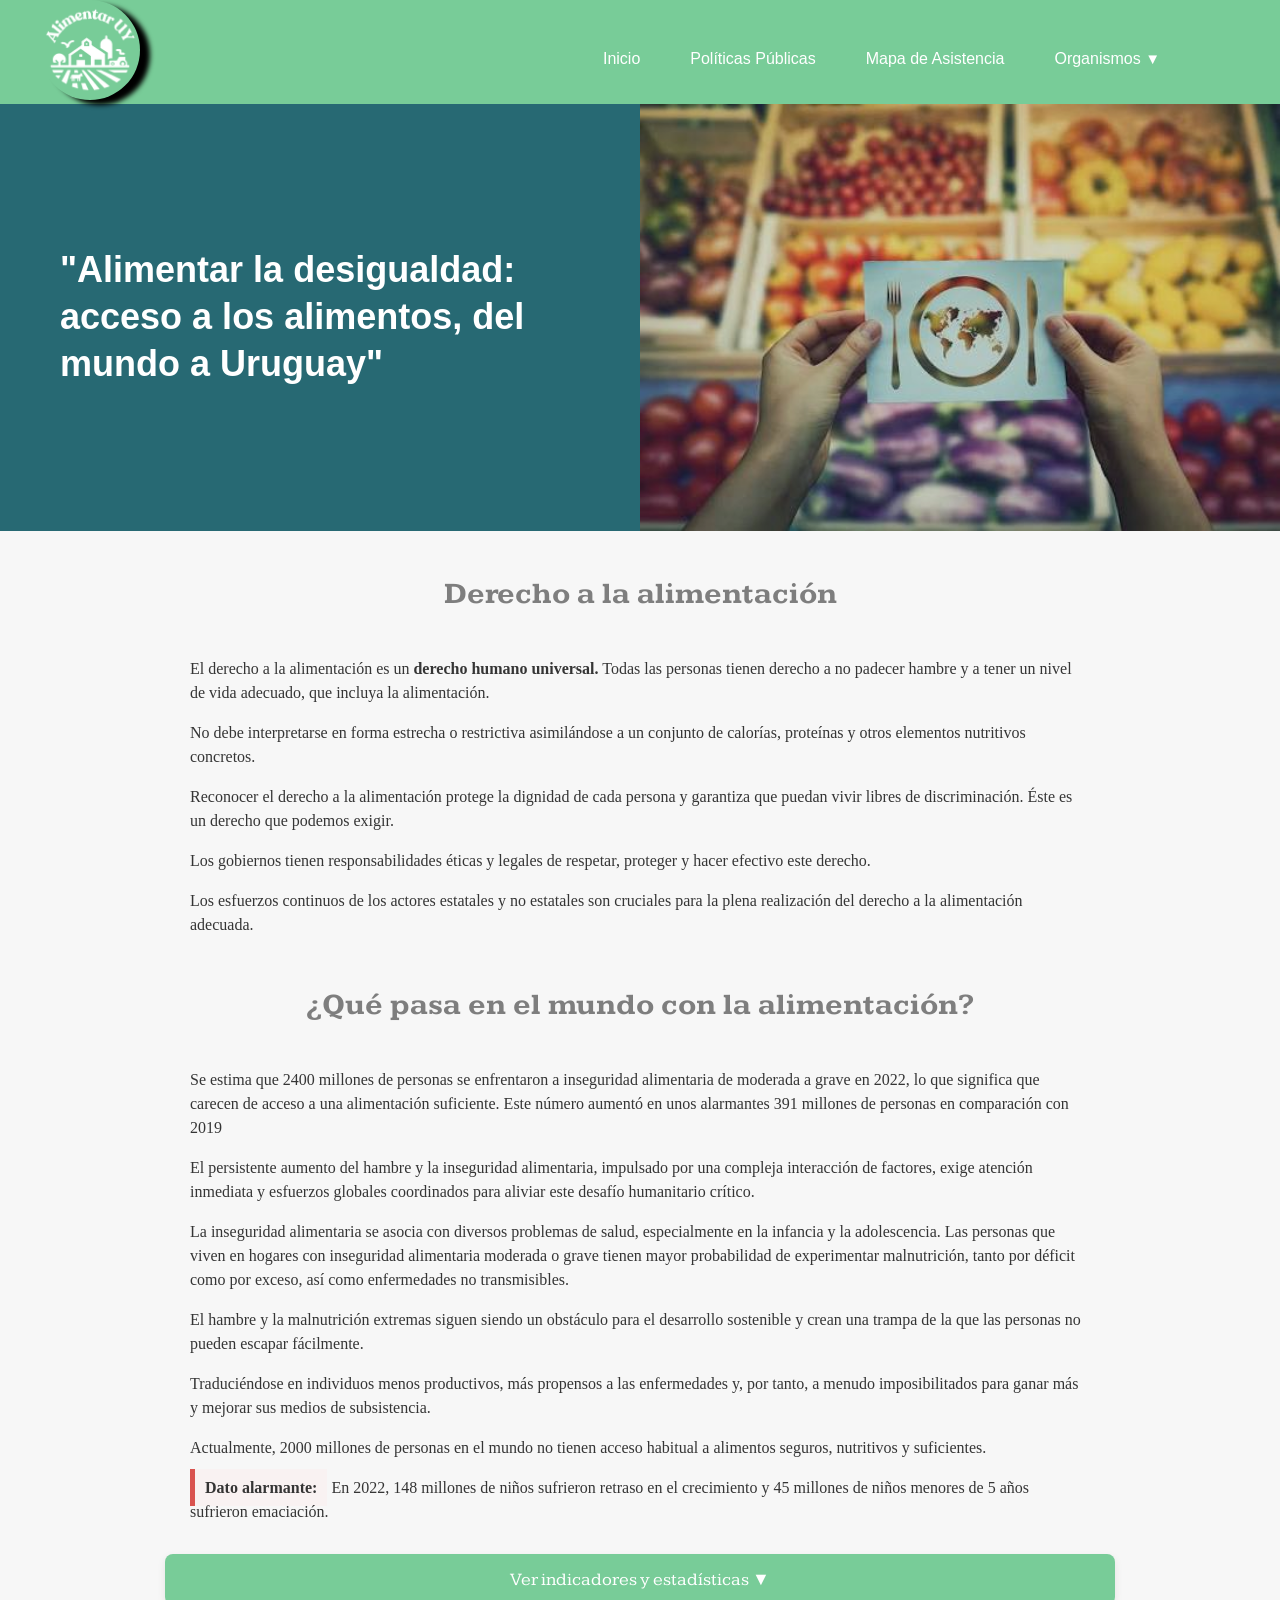
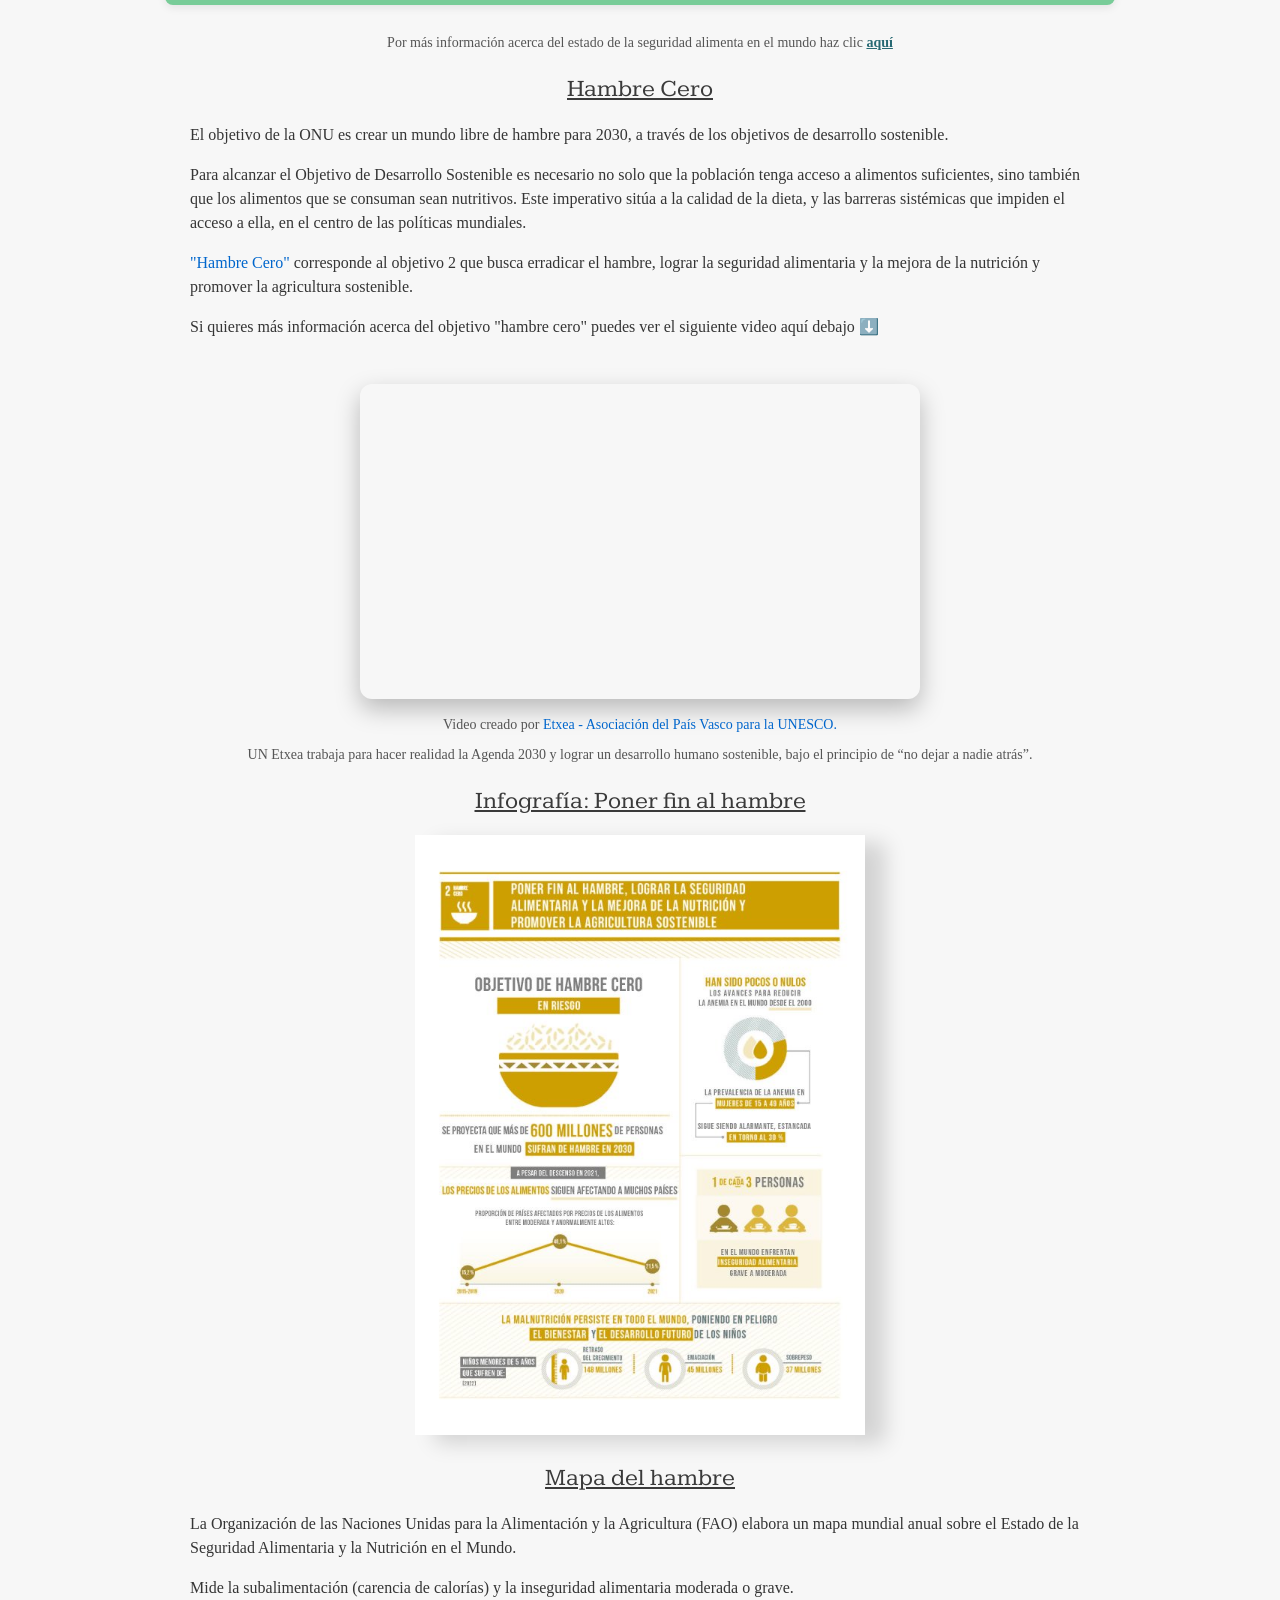
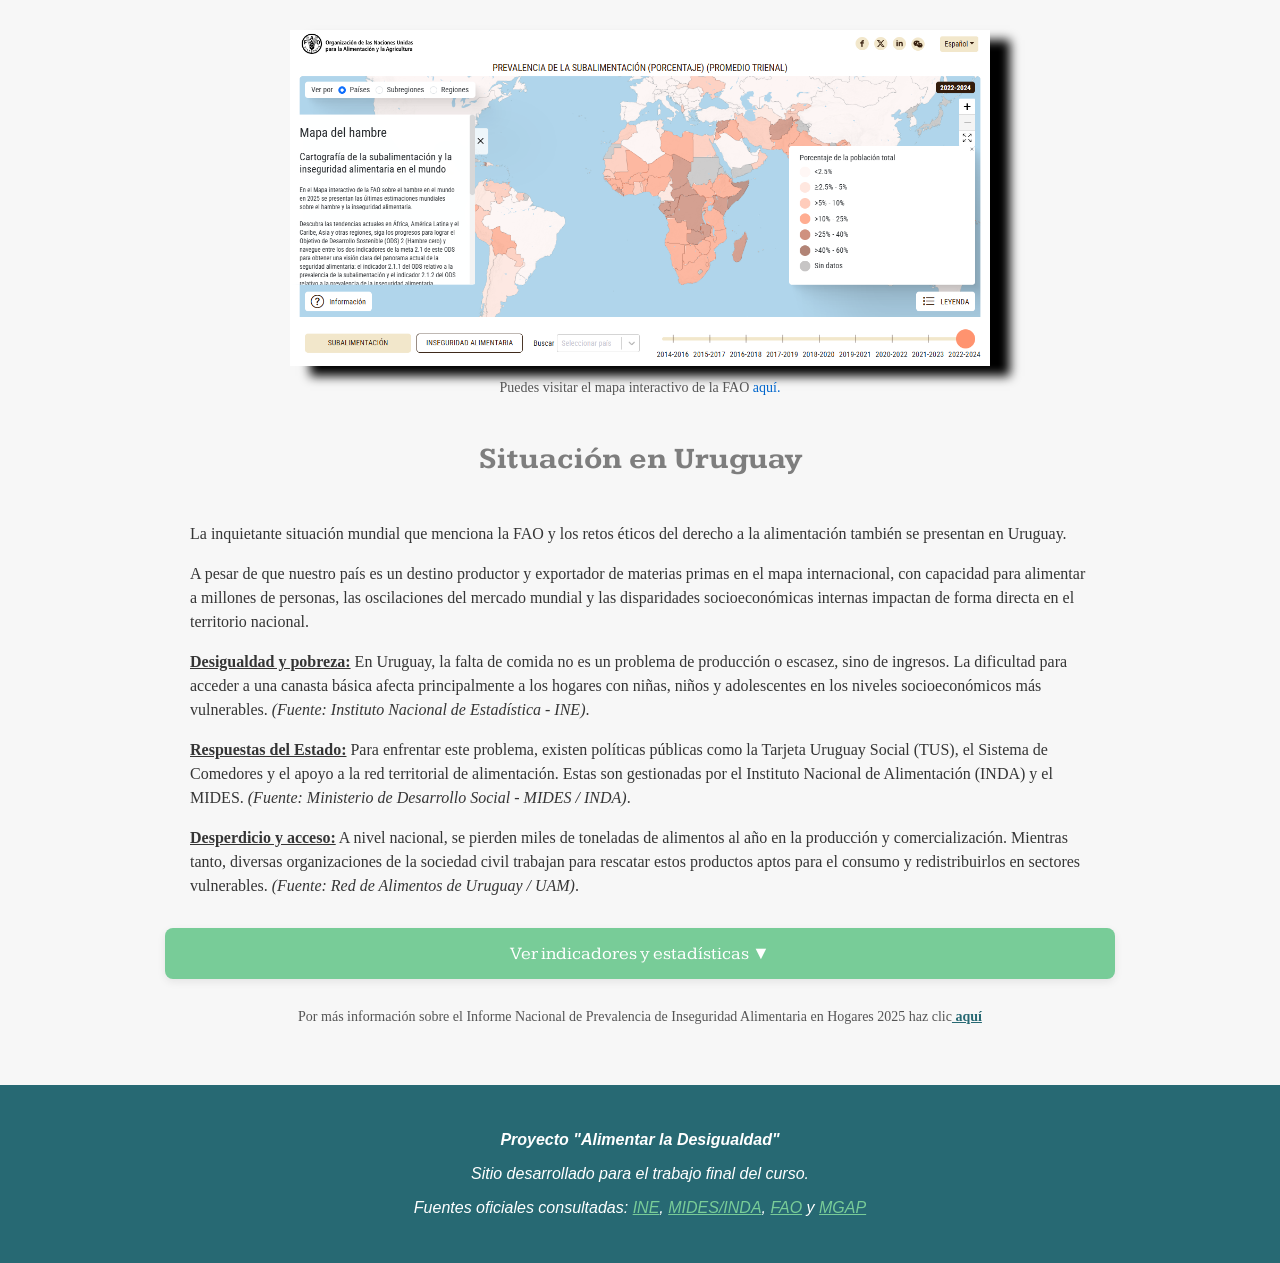
<file: index.html>
<!DOCTYPE html>
<html lang="es">
<head>
    <meta charset="UTF-8">
    <meta name="viewport" content="width=device-width, initial-scale=1.0">
    <title>Alimentar la desigualdad: acceso a los alimentos, del mundo a Uruguay</title>
    <link rel="stylesheet" href="style.css">
    <script src="script.js" defer></script>

</head>
<body> 
                        <!--BARRA DE MENU y LOGO DE LA PÁGINA-->
    <header> 
        <div>
        <img src="Imagenes/Alimentar-UY.png" alt="Logo de acceso"> 
        </div>
      <nav class="nav">
    <ul>
        <li><a href="index.html" id="btn-inicio">Inicio</a></li>
        <li><a href="politicas.html" id="btn-politicas">Políticas Públicas</a></li>
       
      
        <li class="menu-mapa">
            <a href="mapa.html" id="btn-mapa">Mapa de Asistencia</a>
        </li>
     <li class="menu">
            <a id="btn-organismos" href="#" aria-expanded="false">Organismos
            <span class="boton-desplegar-org">▼</span>
            </a>
            
    <ul class="submenu" id="submenu-organismos">
        <li><a href="https://www.fao.org/home/es" target="_blank" rel="noopener noreferrer">FAO</a></li>
        <li><a href="https://www.who.int/es" target="_blank" rel="noopener noreferrer">OMS</a></li>
        <li><a href="https://www.gub.uy/ministerio-desarrollo-social/" target="_blank" rel="noopener noreferrer">MIDES</a></li>
        <li><a href="https://www.gub.uy/ministerio-ganaderia-agricultura-pesca/" target="_blank" rel="noopener noreferrer">MGAP</a></li>
    </ul> 
       </li>
        </ul>
    </nav>
    </header>

                        <!--TITULO DE LA PÁGINA E IMAGEN PRINCIPAL-->
    <div class="titulos" id="inicio"> 
    <div class="titulo-principal">
    <h1>"Alimentar la desigualdad: <br> acceso a los alimentos, del mundo a Uruguay"</h1>
    </div>
    <div class="img-principal"><img src="Imagenes/Acceso.jpg" alt="Manos sosteniendo papel representativo de un contexto comunitario"></div>
    </div>
                        <!--CONTENIDO DE LA PÁGINA-->
   <main class="contenido-principal">

                          
    <!--DERECHO A LA ALIMENTACION-->
<section class="seccion-derecho">
    <div class="titulo-derechoalimentacion">
        <h2>Derecho a la alimentación</h2>
    </div>
    <div class="descripcion-derecho">
        <p>El derecho a la alimentación es un <strong>derecho humano universal.</strong> Todas las personas tienen derecho a no padecer hambre y a tener un nivel de vida adecuado, que incluya la alimentación.</p>
        <p>No debe interpretarse en forma estrecha o restrictiva asimilándose a un conjunto de calorías, proteínas y otros elementos nutritivos concretos.</p>
        <p>Reconocer el derecho a la alimentación protege la dignidad de cada persona y garantiza que puedan vivir libres de discriminación. Éste es un derecho que podemos exigir.</p> 
        <p>Los gobiernos tienen responsabilidades éticas y legales de respetar, proteger y hacer efectivo este derecho.</p>
        <p>Los esfuerzos continuos de los actores estatales y no estatales son cruciales para la plena realización del derecho a la alimentación adecuada.</p>
    </div>
</section>

<!--CONTENIDO SOBRE EL MUNDO Y LA ALIMENTACION-->
<section class="seccion-contexto">
    <div class="titulo-contexto">
        <h2>¿Qué pasa en el mundo con la alimentación?</h2>
    </div>
    <div class="descripcion-mundial">
        <p>Se estima que 2400 millones de personas se enfrentaron a inseguridad alimentaria de moderada a grave en 2022, lo que significa que carecen de acceso a una alimentación suficiente. Este número aumentó en unos alarmantes 391 millones de personas en comparación con 2019</p>
        <p>El persistente aumento del hambre y la inseguridad alimentaria, impulsado por una compleja interacción de factores, exige atención inmediata y esfuerzos globales coordinados para aliviar este desafío humanitario crítico.</p>
        <p>La inseguridad alimentaria se asocia con diversos problemas de salud, especialmente en la infancia y la adolescencia.
           Las personas que viven en hogares con inseguridad alimentaria moderada o grave tienen mayor probabilidad de experimentar malnutrición, tanto por
           déficit como por exceso, así como enfermedades no transmisibles.</p>
        <p>El hambre y la malnutrición extremas siguen siendo un obstáculo para el desarrollo sostenible y crean una trampa de la que las personas no pueden escapar fácilmente.</p>
        <p>Traduciéndose en individuos menos productivos, más propensos a las enfermedades y, por tanto, a menudo imposibilitados para ganar más y mejorar sus medios de subsistencia.</p>
        <p>Actualmente, 2000 millones de personas en el mundo no tienen acceso habitual a alimentos seguros, nutritivos y suficientes.</p> 
        <p><strong>Dato alarmante:</strong> En 2022, 148 millones de niños sufrieron retraso en el crecimiento y 45 millones de niños menores de 5 años sufrieron emaciación.</p>
    </div>
</section>

<!--INDICADORES Y ESTADISTICAS A NIVEL GLOBAL-->

<details class="desplegable-estadisticas">
    
    <summary class="boton-desplegar">
        Ver indicadores y estadísticas <span>▼</span>
    </summary>

<!--TARJETA 1-->
<section class="estadisticas-mundial">
    
    <div class="tarjeta-estadisticas">
            
        <div class="tarjeta-titulo">
            <span class="fuente-organismo">FAO/ONU</span>
            <h3>Proyección 2030</h3>
        </div>
            
        <div class="tarjeta-descripcion">
            <p>A pesar de la mejora sostenida y gradual registrada en los últimos años, el hambre y la inseguridad alimentaria en el 
               mundo siguen estando muy por encima de las metas establecidas en la Agenda 2030 para el Desarrollo Sostenible.</p>
            <p>Está previsto que, para 2030, el número de personas subalimentadas en todo el mundo disminuya un 20 %, pero aun así se prevé que entre <span class="info-destacada">510 y 520 millones de personas</span> 
               (el 56 % de ellas en África) padecerán hambre.</p>
            <p>Se calcula que, en 2022, 45 millones de niños menores de 5 años sufrían desnutrición aguda, 148 millones tenían retrasos en el crecimiento y 37 millones, sobrepeso.</p>
        </div>

    </div>

<!--TARJETA 2-->

    <div class="tarjeta-estadisticas">
            
        <div class="tarjeta-titulo">
            <span class="fuente-organismo">FAO</span>
            <h3>Disminución del hambre</h3>
        </div>
            
        <div class="tarjeta-descripcion">
            <p>La proporción de la población mundial que padecía hambre disminuyó del 8,6 % en 2022 al 8,1 % en 2024 y al 7,8 % en 2025</p>
            <p>Se estima que, en 2025, 2.100 millones de personas (el 25,8 % de la población mundial)
               padecían inseguridad alimentaria moderada o grave, lo que supone un descenso con respecto
               al 28,7 % registrado en 2020.</p>
        </div>

    </div>

               <!--TARJETA 3-->

    <div class="tarjeta-estadisticas">
            
        <div class="tarjeta-titulo">
            <span class="fuente-organismo">FAO</span>
            <h3>África es la región con el mayor
                número de personas que padecen hambre</h3>
        </div>
            
        <div class="tarjeta-descripcion">
            <p>Por primera vez, en 2025,
               el hambre afectaba a 309 millones de personas en
               África, 32 millones en América Latina y el Caribe y
               292 millones en Asia, lo cual suponía un 20,0 %, un
               4,8 % y un 6,0 % de la población, respectivamente.</p>
            <p>El porcentaje de personas que no pueden permitirse una dieta saludable sigue siendo el más elevado en África, donde se estima
               que habría alcanzado el 66,6 % en 2025, más del doble de los niveles estimados
               actualmente para América Latina y el Caribe (25,7 %) y Asia (28,9 %).</p>
        </div>

    </div>
             
               <!--TARJETA 4-->

 <div class="tarjeta-estadisticas">
            
        <div class="tarjeta-titulo">
            <span class="fuente-organismo">FAO</span>
            <h3>El costo de los alimentos saludables</h3>
        </div>
            
        <div class="tarjeta-descripcion">
            <p>Las dietas saludables son esenciales para
                alcanzar el Objetivo de Desarrollo Sostenible 2, pero
                siguen estando económicamente fuera del alcance
                de amplios segmentos de la población mundial.</p>
            <p>El acceso a una dieta saludable depende de los ingresos de los hogares, las preferencias de
               los consumidores, los entornos alimentarios y, de manera importante, del costo de los
               alimentos. En un contexto de elevada inflación de los precios de los alimentos, la barrera que
               impone el costo se ha intensificado.</p>
            <p>Para reducir el costo de una dieta saludable se requieren políticas e intervenciones que aborden los factores específicos de cada contexto que
               provocan los precios elevados, en lugar de una solución única.</p>
        </div>

    </div>
         
             <!--TARJETA 5-->

   <div class="tarjeta-estadisticas">
            
        <div class="tarjeta-titulo">
            <span class="fuente-organismo">FAO</span>
            <h3>Diversidad alimentaria</h3>
        </div>
            
        <div class="tarjeta-descripcion">
            <p>Es uno de los cuatro principios básicos de las dietas saludables y sigue siendo inadecuada a escala mundial tanto
               para los niños como para las mujeres</p>
            <p>Solo el 30,8 % de los niños de entre 6 y 23 meses y el 62,7 % (1 de cada 3) mujeres de entre 15 y 49 años consumen una dieta
               mínimamente variada.</p>
        </div>

    </div>
</section>
</details>
 <p class="enlace-info-tarjetas">Por más información acerca del estado de la seguridad alimenta en el mundo haz clic <a href="https://www.fao.org/publications/fao-flagship-publications/the-state-of-food-security-and-nutrition-in-the-world/es" target="_blank">aquí</a></p>


 <!--CONTENIDO SOBRE OBJETIVO DEL HAMBRE CERO-->
<section class="seccion-hambrecero">
    <div class="titulo-hambrecero">
        <h3>Hambre Cero</h3>
    </div>
    <div class="descripcion-hambrecero">
        <p>El objetivo de la ONU es crear un mundo libre de hambre para 2030, a través de los objetivos de desarrollo sostenible.</p>
        <p>Para alcanzar el Objetivo de Desarrollo Sostenible es necesario no solo que la población tenga acceso a alimentos suficientes,
           sino también que los alimentos que se consuman sean nutritivos. Este imperativo sitúa a la calidad de la dieta, y las barreras
           sistémicas que impiden el acceso a ella, en el centro de las políticas mundiales.</p>
        <p><a href="https://www.pactomundial.org/ods/2-hambre-cero/" target="_blank">"Hambre Cero"</a> corresponde al objetivo 2 que busca erradicar el hambre, lograr la seguridad alimentaria y la mejora de la nutrición y promover la agricultura sostenible.</p> 
        <p>Si quieres más información acerca del objetivo "hambre cero" puedes ver el siguiente video aquí debajo ⬇️</p>
    </div>
    
    <!--VIDEO EXPLICATIVO SOBRE EL OBJETIVO HAMBRE CERO-->
    <div class="video-hambrecero"> 
        <iframe width="560" height="315" src="https://www.youtube.com/embed/W_NUWV7qgk0?si=fKRpCA9YJzsszyWr" title="YouTube video player" allow="accelerometer; autoplay; clipboard-write; encrypted-media; gyroscope; picture-in-picture; web-share" referrerpolicy="strict-origin-when-cross-origin" allowfullscreen></iframe>
    </div>

    <div class="descripcion-video-hambrecero">
        <p class="enlace-etxea">Video creado por <a href="https://unetxea.org/" target="_blank">Etxea - Asociación del País Vasco para la UNESCO.</a></p> 
        <p>UN Etxea trabaja para hacer realidad la Agenda 2030 y lograr un desarrollo humano sostenible, bajo el principio de “no dejar a nadie atrás”.</p>
    </div>
    
    <!--Infografía-->
        <div class="titulo-infografia">
            <h3>Infografía: Poner fin al hambre</h3>
        </div>
        <div class="img-infografia">
        <img src="Imagenes/Infografia-obj-hambre-cero.jpg" alt="Infografía con estadísticas del objetivo Hambre Cero">
    </div>
</section>

<!--MAPA DEL HAMBRE (FAO)-->
<section class="seccion-mapafao">
    <div class="titulo-mapafao">
        <h3>Mapa del hambre</h3>
    </div>
    <div class="descripcion-mapa">
        <p>La Organización de las Naciones Unidas para la Alimentación y la Agricultura (FAO) elabora un mapa mundial anual sobre el Estado de la Seguridad Alimentaria y la Nutrición en el Mundo.</p> 
        <p>Mide la subalimentación (carencia de calorías) y la inseguridad alimentaria moderada o grave.</p>
    </div>
    <div class="img-mapadelhambre">
        <img src="Imagenes/Mapa-del-hambre.png" alt="Imagen del mapa del hambre de la FAO">
        <p class="enlace-mapa">Puedes visitar el mapa interactivo de la FAO<a href="https://www.fao.org/interactive/hunger-map/es/" target="_blank"> aquí.</a></p>
    </div>
</section>




<!--CONTEXTO DE URUGUAY-->
<section class="seccion-situacion">
    <div class="titulo-situacion">
        <h2>Situación en Uruguay</h2>
    </div>
    <div class="descripcion-situacionuru">
        <p>La inquietante situación mundial que menciona la FAO y los retos éticos del derecho a la alimentación también se presentan en Uruguay.</p> 
        <p>A pesar de que nuestro país es un destino productor y exportador de materias primas en el mapa internacional, con capacidad para alimentar a millones de personas,
           las oscilaciones del mercado mundial y las disparidades socioeconómicas internas impactan de forma directa en el territorio nacional.</p>
       <!--COMPARACIONES Y DATOS RELEVANTES-->
        <p><strong>Desigualdad y pobreza:</strong> En Uruguay, la falta de comida no es un problema de producción o escasez, sino de ingresos. La dificultad para acceder a una canasta básica afecta principalmente a los hogares con niñas, niños y adolescentes en los niveles socioeconómicos más vulnerables. <em>(Fuente: Instituto Nacional de Estadística - INE)</em>.</p>
        <p><strong>Respuestas del Estado:</strong> Para enfrentar este problema, existen políticas públicas como la Tarjeta Uruguay Social (TUS), el Sistema de Comedores y el apoyo a la red territorial de alimentación. Estas son gestionadas por el Instituto Nacional de Alimentación (INDA) y el MIDES. <em>(Fuente: Ministerio de Desarrollo Social - MIDES / INDA)</em>.</p>
        <p><strong>Desperdicio y acceso:</strong> A nivel nacional, se pierden miles de toneladas de alimentos al año en la producción y comercialización. Mientras tanto, diversas organizaciones de la sociedad civil trabajan para rescatar estos productos aptos para el consumo y redistribuirlos en sectores vulnerables. <em>(Fuente: Red de Alimentos de Uruguay / UAM)</em>.</p>
    </div>
</section>

  <!--TARJETAS ESTADISTICAS EN URUGUAY-->
  <details class="desplegable-estadisticas">
    
    <summary class="boton-desplegar">
        Ver indicadores y estadísticas <span>▼</span>
    </summary>

  <!--TARJETA 1-->
  <section class="estadisticas-uruguay">
    <div class="tarjeta-estadisticas">
            <span class="fuente-organismo">UDELAR</span>
        <div class="tarjeta-titulo">
            <h3>Sistema Agroalimentario</h3>
        </div>
            
        <div class="tarjeta-descripcion">
            <p>"En Uruguay el sector agroalimentario es el sostén principal de la economía, representando más del 
                70% de las exportaciones, 16% del PIB y empleando en forma directa al 13% de la población ocupada. Uruguay produce alimentos para 20 millones de personas y tiene potencial para incrementar su producción significativamente."</p>
             <cite>—<a href="https://udelar.edu.uy/noticias/uruguay-tiene-la-oportunidad-de-ser-ejemplo-nuevo-instituto-de-la-udelar-busca-contribuir-una" target="_blank">Universidad de la República (Udelar)</a></cite>
            </div>

    </div>

  <!--TARJETA 2-->
  <div class="tarjeta-estadisticas">
            <span class="fuente-organismo">INE/MSP</span>
        <div class="tarjeta-titulo">
            <h3>Inseguridad alimentaria moderada o grave en los hogares</h3>
        </div>
            
        <div class="tarjeta-descripcion">
            <p>Según el Informe Nacional de Prevalencia de Inseguridad Alimentaria en Hogares 2025, sobre la prevalencia de inseguridad alimentaria moderada o grave,
              de cada 1000 hogares, 132 presentaron una reducción en el consumo de alimentos por falta de dinero u otros recursos, al menos una vez en los últimos 12 meses.
            </p>
            <p>La estimación de inseguridad alimentaria grave fue: de cada 1000 hogares, 
               19 se quedaron sin alimentos por falta de dinero u otros recursos y alguna persona del hogar no ingirió comida en todo el día, al menos una vez en los últimos 12 meses.</p>
        </div>

    </div>

   
  <!--TARJETA 3-->
  <div class="tarjeta-estadisticas">
            <span class="fuente-organismo">INE/MSP</span>
        <div class="tarjeta-titulo">
            <h3>Inseguridad alimentaria moderada o grave por zonas geográficas</h3>
        </div>
            
        <div class="tarjeta-descripcion">
            <p>Según el Informe Nacional de Prevalencia de Inseguridad Alimentaria en Hogares 2025,
               no se detectaron diferencias estadísticamente significativas entre Montevideo e Interior, ni tampoco entre las diferentes regiones del país.</p>
            
        </div>

    </div>

  <!--TARJETA 4-->
  <div class="tarjeta-estadisticas">
            <span class="fuente-organismo">INE/MSP</span>
        <div class="tarjeta-titulo">
            <h3>Inseguridad alimentaria moderada o grave por persona en hogares</h3>
        </div>
            
        <div class="tarjeta-descripcion">
            <p>Según el Informe Nacional de Prevalencia de Inseguridad Alimentaria en Hogares 2025,
               de cada 1000 personas, 143 vivían en hogares con inseguridad alimentaria moderada o grave</p>
            <p>En lo que respecta a inseguridad alimentaria grave, de cada 1000 personas, 20 vivían en hogares con 
            inseguridad alimentaria grave.</p>
        </div>
    </div>


</section>
  </details>

  <p class="enlace-info-tarjetas">Por más información sobre el Informe Nacional de Prevalencia de Inseguridad Alimentaria en Hogares 2025 haz clic<a href="https://www5.ine.gub.uy/documents/Demograf%C3%ADayEESS/PDF/ENCUESTAS%20Especiales/Alimentaria/Prevalencia%20de%20inseguridad%20alimentaria%20en%20hogares%20de%20Uruguay%202025.pdf" target="_blank"> aquí</a></p>
</main>

<!--PIE DE PÁGINA-->
<footer>
    <address class="contacto-footer">
        <p><strong>Proyecto "Alimentar la Desigualdad"</strong></p>
        <p>Sitio desarrollado para el trabajo final del curso.</p>
        <p>Fuentes oficiales consultadas: <a href="https://www.ine.gub.uy/" target="_blank" rel="noopener noreferrer">INE</a>, <a href="https://www.gub.uy/ministerio-desarrollo-social/" target="_blank" rel="noopener noreferrer">MIDES/INDA</a>, <a href="https://www.fao.org/home/es" target="_blank" rel="noopener noreferrer">FAO</a> y <a href="https://www.gub.uy/ministerio-ganaderia-agricultura-pesca/" target="_blank" rel="noopener noreferrer">MGAP</a></p>    </address>
</footer>

</body> 

</html>
</file>
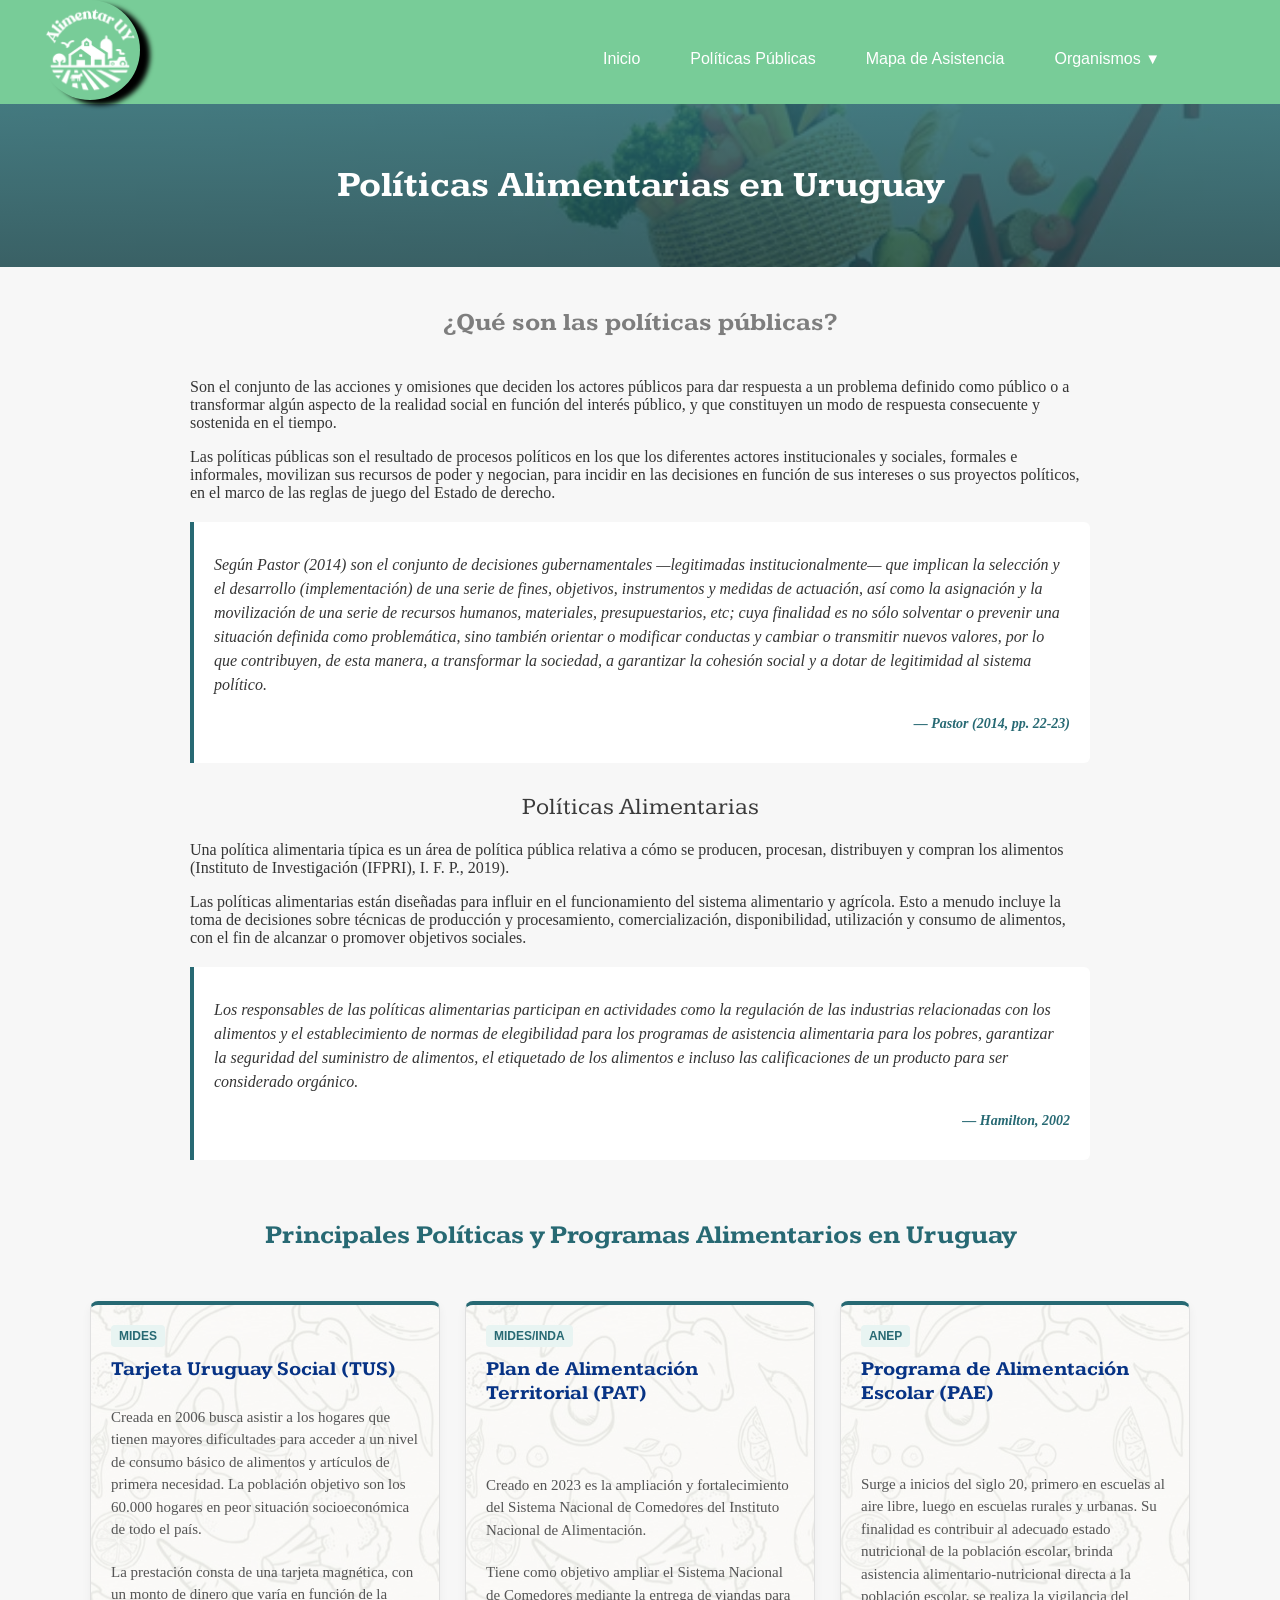
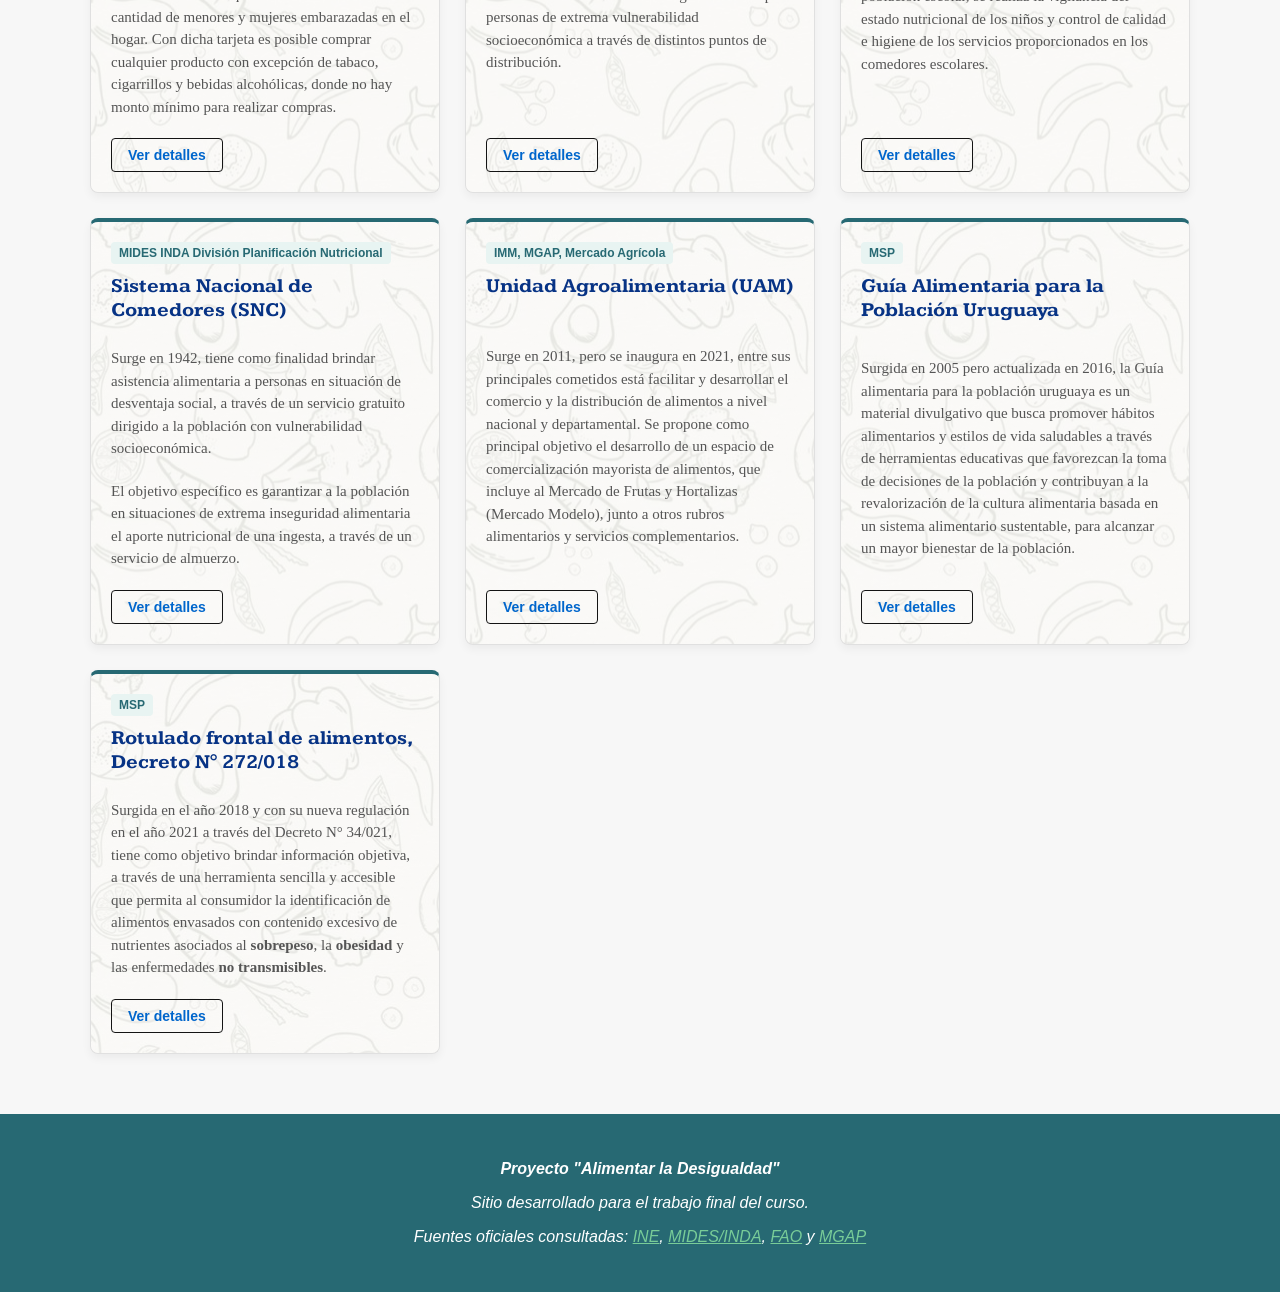
<file: politicas.html>
<!DOCTYPE html>
<html lang="es">
<head>
    <meta charset="UTF-8">
    <meta name="viewport" content="width=device-width, initial-scale=1.0">
    <title>"Alimentar la desigualdad: acceso a los alimentos, del mundo a Uruguay"</title>
    <link rel="stylesheet" href="style.css">
    <script src="script.js" defer></script>

</head>
<body> 
                        <!--BARRA DE MENU y LOGO DE LA PÁGINA-->
    <header> 
        <div>
        <img src="Imagenes/Alimentar-UY.png" alt="Logo de acceso"> 
        </div>
      <nav class="nav">
    <ul>
        <li><a href="index.html" id="btn-inicio">Inicio</a></li>
        <li><a href="politicas.html" id="btn-politicas">Políticas Públicas</a></li>
        <li class="menu-mapa">
            <a href="mapa.html" id="btn-mapa">Mapa de Asistencia</a>
        </li>
     <li class="menu">
            <a id="btn-organismos" href="#" aria-expanded="false">Organismos 
             <span class="boton-desplegar-org">▼</span>
            </a>
            
    <ul class="submenu" id="submenu-organismos">
        <li><a href="https://www.fao.org/home/es" target="_blank" rel="noopener noreferrer">FAO</a></li>
        <li><a href="https://www.who.int/es" target="_blank" rel="noopener noreferrer">OMS</a></li>
        <li><a href="https://www.gub.uy/ministerio-desarrollo-social/" target="_blank" rel="noopener noreferrer">MIDES</a></li>
        <li><a href="https://www.gub.uy/ministerio-ganaderia-agricultura-pesca/" target="_blank" rel="noopener noreferrer">MGAP</a></li>
    </ul> 
       </li>
        </ul>
    </nav>
    </header>
                        <!--TITULO DE LA PÁGINA-->
    
    <div class="titulo-politicas">
        <h1 class="politicas-titulo">Políticas Alimentarias en Uruguay</h1>
    </div>
    


                        <!--CONTENIDO DE LA PÁGINA-->

    <main class="contenido-politicas">
                       <!--CONCEPTO DE POLITICAS PÚBLICAS-->
    <section class="seccion-definicion-politicas">
    <div class="descripcion-politicas">
        <h2>¿Qué son las políticas públicas?</h2>
    </div>
    
    
    <div class="definicion-politicas">
        <p>Son el conjunto de las acciones y omisiones que deciden los actores públicos para dar respuesta a un problema definido como público o a transformar algún aspecto de la realidad social en función del interés público, y que constituyen un modo de respuesta consecuente y sostenida en el tiempo.</p>
        <p>Las políticas públicas son el resultado de procesos políticos en los que los diferentes actores institucionales y sociales, formales e informales, movilizan sus recursos de poder y negocian, para incidir en las decisiones en función de sus intereses o sus proyectos políticos, en el marco de las reglas de juego del Estado de derecho.</p>
        
                       <!--CITA DE UNA FUENTE BIBLIOGRÁFICA-->
    <blockquote class="cita-pastor">
        <p>Según Pastor (2014) son el conjunto de decisiones gubernamentales —legitimadas institucionalmente— que implican la selección y el desarrollo
           (implementación) de una serie de fines, objetivos, instrumentos y medidas de actuación, así como
            la asignación y la movilización de una serie de recursos humanos, materiales, presupuestarios,
            etc; cuya finalidad es no sólo solventar o prevenir una situación definida como problemática,
            sino también orientar o modificar conductas y cambiar o transmitir nuevos valores, por lo que contribuyen, de esta manera, a transformar la sociedad, a garantizar la cohesión social y a dotar
            de legitimidad al sistema político.</p>
    <p class="autor-cita">— Pastor (2014, pp. 22-23)</p>    
    </blockquote>
    </div>
    </section>
                        <!--CONCEPTO DE POLITICAS ALIMENTARIAS-->

    <section class="seccion-titulo-politicas-alimentarias">
        <div class="titulo-politicas-alimentarias">
        <h3>Políticas Alimentarias</h3>
        </div>
        <div class="definicion-politicas-alimentarias">
            <p>Una política alimentaria típica es un área de política pública relativa a cómo se producen, procesan, distribuyen y compran los alimentos (Instituto de Investigación (IFPRI), I. F. P., 2019).</p>
            <p>Las políticas alimentarias están diseñadas para influir en el funcionamiento del sistema alimentario y agrícola. Esto a menudo incluye la toma de decisiones sobre técnicas de producción y procesamiento, comercialización, disponibilidad, utilización y consumo de alimentos, con el fin de alcanzar o promover objetivos sociales.</p>
    
                       <!--CITA DE UNA FUENTE BIBLIOGRÁFICA-->
    <blockquote class="cita-hamilton">
            <p>Los responsables de las políticas alimentarias participan en actividades como la regulación de las industrias relacionadas con los alimentos y
             el establecimiento de normas de elegibilidad para los programas de asistencia alimentaria para los pobres, garantizar la seguridad del suministro de alimentos, el etiquetado de los alimentos e incluso las calificaciones de un producto para ser considerado orgánico.</p>
            <p class="autor-cita">— Hamilton, 2002</p>   
    </blockquote>
    </div>
    </section>
                    
                      <!--TITULO DE POLÍTICAS Y PROGRAMAS-->

    <section class="seccion-programas">
    <div class="titulo-programas">
        <h2>Principales Políticas y Programas Alimentarios en Uruguay</h2>
    </div>

                      <!--GRID PRINCIPAL-->

    <div class="grid-politicas"> 

                      <!--TARJETA TUS-->
        <article class="tarjeta-politica">
        <div class="tarjeta-header">
            <span class="etiqueta-organismo">MIDES</span>
            <h3>Tarjeta Uruguay Social (TUS)</h3>
        </div>
        <div class="tarjeta-body"> 
            <p>Creada en 2006 busca asistir a los hogares que tienen mayores dificultades para acceder a un nivel de consumo básico de alimentos y artículos de primera necesidad.
               La población objetivo son los 60.000 hogares en peor situación socioeconómica de todo el país.</p>
            <p>La prestación consta de una tarjeta magnética, con un monto de dinero que varía en función de la cantidad de menores y mujeres embarazadas en el hogar. Con dicha tarjeta es
               posible comprar cualquier producto con excepción de tabaco, cigarrillos y bebidas alcohólicas, donde no hay monto mínimo para realizar compras.</p>
        </div>
        <div class="tarjeta-footer">
                <a href="https://www.gub.uy/ministerio-desarrollo-social/politicas-y-gestion/programas/tarjeta-uruguay-social" target="_blank" class="mas-detalles" rel="noopener noreferrer">Ver detalles</a>
            </div>
        </article>
                      
                        <!--PLAN DE ALIMENTACION TERRITORIAL-->
        <article class="tarjeta-politica">
        <div class="tarjeta-header">
            <span class="etiqueta-organismo">MIDES/INDA</span>
            <h3>Plan de Alimentación Territorial (PAT)</h3>
        </div>
        <div class="tarjeta-body">
            <p>Creado en 2023 es la ampliación y fortalecimiento del Sistema Nacional de Comedores del Instituto Nacional de Alimentación.</p> 
            <p>Tiene como objetivo ampliar el Sistema Nacional de Comedores mediante la entrega de viandas para personas de extrema vulnerabilidad socioeconómica a través de distintos puntos de distribución.</p>
        </div>
        
        <div class="tarjeta-footer">
                <a href="https://www.gub.uy/ministerio-desarrollo-social/comunicacion/campanas/plan-alimentacion-territorial" target="_blank" class="mas-detalles" rel="noopener noreferrer">Ver detalles</a>
            </div>
      </article>

                        <!--PROGRAMA DE ALIMENTACIÓN ESCOLAR-->

      <article class="tarjeta-politica">
        <div class="tarjeta-header">
            <span class="etiqueta-organismo">ANEP</span>
            <h3>Programa de Alimentación Escolar (PAE)</h3>
        </div>
        <div class="tarjeta-body">
            <p>Surge a inicios del siglo 20, primero en escuelas al aire libre, luego en escuelas rurales y urbanas. Su finalidad es contribuir al adecuado estado nutricional de la población escolar, brinda asistencia alimentario-nutricional directa a la población escolar, se realiza la vigilancia del estado nutricional de los niños y control de calidad e higiene
               de los servicios proporcionados en los comedores escolares.</p>
        </div>
        
        <div class="tarjeta-footer">
                <a href="https://www.dgeip.edu.uy/finalidad-del-pae/" target="_blank" class="mas-detalles" rel="noopener noreferrer">Ver detalles</a>
            </div>
      </article>

                          <!--SISTEMA NACIONAL DE COMEDORES-->
      <article class="tarjeta-politica">
        <div class="tarjeta-header">
            <span class="etiqueta-organismo">MIDES INDA División Planificación Nutricional</span>
            <h3>Sistema Nacional de Comedores (SNC)</h3>
        </div>
        <div class="tarjeta-body">
            <p>Surge en 1942, tiene como finalidad brindar asistencia alimentaria a personas en situación de desventaja social, a través de un
               servicio gratuito dirigido a la población con vulnerabilidad socioeconómica.</p>
               <p>El objetivo específico es garantizar a la población en situaciones de extrema
               inseguridad alimentaria el aporte nutricional de una ingesta, a través de un servicio de almuerzo.</p>
        </div>
        
        <div class="tarjeta-footer">
                <a href="https://guiaderecursos.mides.gub.uy/30486/sistema-nacional-de-comedores" target="_blank" class="mas-detalles" rel="noopener noreferrer">Ver detalles</a>
            </div>
      </article>
      
                         <!--UNIDAD AGROALIMENTARIA-->

      <article class="tarjeta-politica">
        <div class="tarjeta-header">
            <span class="etiqueta-organismo">IMM, MGAP, Mercado Agrícola</span>
            <h3>Unidad Agroalimentaria (UAM)</h3>
        </div>
        <div class="tarjeta-body">
            <p>Surge en 2011, pero se inaugura en 2021, entre sus principales cometidos está facilitar y desarrollar el comercio y la distribución de alimentos a nivel nacional y departamental.
               Se propone como principal objetivo el desarrollo de un espacio de comercialización mayorista de alimentos, que incluye al Mercado de Frutas y Hortalizas
               (Mercado Modelo), junto a otros rubros alimentarios y servicios complementarios.</p>
        </div>
        
        <div class="tarjeta-footer">
                <a href="https://www.uam.com.uy/" target="_blank" class="mas-detalles" rel="noopener noreferrer">Ver detalles</a>
            </div>
      </article>
    
                        <!--GUÍA ALIMENTARIA PARA LA POBLACIÓN URUGUAYA-->

       <article class="tarjeta-politica">
        <div class="tarjeta-header">
            <span class="etiqueta-organismo">MSP</span>
            <h3>Guía Alimentaria para la Población Uruguaya</h3>
        </div>
        <div class="tarjeta-body">
            <p>Surgida en 2005 pero actualizada en 2016, la Guía alimentaria para la población uruguaya es un material divulgativo que busca promover hábitos alimentarios y 
               estilos de vida saludables a través de herramientas educativas que favorezcan la toma de decisiones de la 
               población y contribuyan a la revalorización de la cultura alimentaria basada en un sistema alimentario sustentable, para alcanzar un mayor bienestar de la 
               población.</p>
        </div>
        
        <div class="tarjeta-footer">
                <a href="https://www.gub.uy/ministerio-desarrollo-social/comunicacion/publicaciones/guia-alimentaria-para-la-poblacion-uruguaya" target="_blank" class="mas-detalles" rel="noopener noreferrer">Ver detalles</a>
            </div>
      </article>
                        <!--DECRETO ROTULADO FRONTAL DE ALIMENTOS-->

    <article class="tarjeta-politica">
        <div class="tarjeta-header">
            <span class="etiqueta-organismo">MSP</span>
            <h3>Rotulado frontal de alimentos, Decreto N° 272/018</h3>
        </div>
        <div class="tarjeta-body">
            <p>Surgida en el año 2018 y con su nueva regulación en el año 2021 a través del Decreto N° 34/021, tiene como objetivo brindar 
               información objetiva, a través de una herramienta sencilla y accesible que permita al consumidor la identificación de alimentos envasados con contenido excesivo de nutrientes 
               asociados al <strong>sobrepeso</strong>, la <strong>obesidad</strong> y las enfermedades <strong>no transmisibles</strong>.</p>
        </div>
        
        <div class="tarjeta-footer">
                <a href="https://www.gub.uy/ministerio-salud-publica/sites/ministerio-salud-publica/files/documentos/noticias/Decreto%20N%C2%BA%20272-018%20y%20Anexos%20%28Etiquetado%20de%20Alimentos%29.pdf" target="_blank" class="mas-detalles" rel="noopener noreferrer">Ver detalles</a>
            </div>
      </article>
    </div>
    </section>
    </main>
    




        <footer>
    <address class="contacto-footer">
        <p><strong>Proyecto "Alimentar la Desigualdad"</strong></p>
        <p>Sitio desarrollado para el trabajo final del curso.</p>
        <p>Fuentes oficiales consultadas: <a href="https://www.ine.gub.uy/" target="_blank" rel="noopener noreferrer">INE</a>, <a href="https://www.gub.uy/ministerio-desarrollo-social/" target="_blank" rel="noopener noreferrer">MIDES/INDA</a>, <a href="https://www.fao.org/home/es" target="_blank" rel="noopener noreferrer">FAO</a> y <a href="https://www.gub.uy/ministerio-ganaderia-agricultura-pesca/" target="_blank" rel="noopener noreferrer">MGAP</a></p>    </address>
</footer>

</body>


</html>
</file>
<file: style.css>
@import url('https://fonts.googleapis.com/css2?family=Inter:ital,opsz,wght@0,14..32,100..900;1,14..32,100..900&family=Kameron:wght@400..700&display=swap');
body { 
    font-family:'Franklin Gothic Medium', 'Arial Narrow', Arial, sans-serif;
    background-color: #f7f7f7;
    margin: 0;
}
                                      /*------------HEADER-------------*/

header { 
position:relative;
background-color: #78cc98;
padding: 20px;
box-sizing: border-box;
}


header:hover {
    background-color: #276973; 
    transition: background-color 0.8s ease;
}

header img {
position: absolute;
width: 100px;
height: 100px;
left: 40px;
top: 0px;
border-radius: 100px;
box-shadow: 10px 5px 5px black;

}

                                     /*--------------NAV-------------*/
.nav a {
    font-family: 'Franklin Gothic Medium', 'Arial Narrow', Arial, sans-serif;
    color: rgb(255, 255, 255);
    text-decoration: none;
}
.nav a:hover {
    color: #78cc98;
    transition: color 0.5s ease; /* Cambia el color al pasar el mouse por encima */
}

                                      /*-----------Efecto para el menu-----------*/

#btn-organismos, 
#btn-politicas,
#btn-inicio,
#btn-mapa {
    display: inline-block;
    transition: transform 0.5s ease; 
}

/* Se agranda al pararse arriba */
#btn-organismos:hover,
#btn-politicas:hover,
#btn-inicio:hover,
#btn-mapa:hover {
    transform: scale(1.1); /* Agranda un 10% de su tamaño original */
    color: #ffffff;       
    cursor: pointer;
}

.nav ul {
    display: flex;
    justify-content: flex-end;
    flex-direction: row;
    gap: 50px;
    list-style: none; 
    margin-top: 30px;
    margin-right: 100px;

}
.nav .menu {
    position: relative; /* Para que el submenu no se mueva por cualquier lado */
}
.nav .submenu {
    display: none;       
    position: absolute;   
    top: 100%;            
    left: 0;     
    padding: 15px;
    margin: 5px 0 0 0;
    background-color: #78cc98;
    border-radius: 5px;
    box-shadow: 0 2px 5px rgba(0, 0, 0, 0.2);
    z-index: 1;
}

.nav .submenu li {
    display: block;
    white-space: nowrap; /*Reduce espacios en blanco y suprime saltos de linea para que los elementos del submenú estén en una sola línea*/
}
.nav .submenu li a:hover {
    background-color: #276973; /* Esto le cambia el color a la lista de organismos al pasar el mouse por encima */
    border-radius: 3px;
    padding: 5px 10px;
    display: block;
}
.nav .submenu.mostrar {
    display: block;       
}
.boton-desplegar-org {
    font-size: 15px; 
    margin-top: 2px; 
    text-align: right;
}


                               /*-------------TITULO PRINCIPAL------------*/
.titulos {
    display: flex;       
    width: 100%;         
}

                                    /*--------------Mitad izquierda, donde va el h1---------------*/
.titulo-principal {
    width: 50%;          /*se coloca en la mitad de la izquierda*/
    background-color: #276973; 
    display: flex;
    align-items: center; 
    padding: 60px 60px; 
    box-sizing: border-box;
}

.titulo-principal h1 {
    font-family: 'Franklin Gothic Medium', 'Arial Narrow', Arial, sans-serif;
    font-size: 36px;
    line-height: 1.3;
    color: #ffffff;
    margin: 0;
}


.img-principal {
    width: 50%;          /*Toma la mitad derecha*/
    background-color: #276973; 
}


.img-principal img {
    width: 100%;
    height: 100%;
    object-fit: cover;   /*Evita que la foto se estire o deforme*/
    display: block;      
    opacity: 0.85;  /*Ajusta la opacidad de la imagen principal */
}

                                /*------------TITULOS PARA H2------------*/

.titulo-derechoalimentacion h2,
.titulo-contexto h2, 
.titulo-situacion h2 {
    text-align: center;
    padding: 20px;
    font-family: "Kameron", serif;
    font-size: 30px;
    font-weight: 900;
    color: #7e7e7e;
}

                                /*------------EDICION DE LA FUENTE DE LAS DESCRIPCIONES------------*/

.descripcion-derecho, 
.descripcion-mundial, 
.descripcion-hambrecero, 
.descripcion-mapa, 
.descripcion-situacionuru
{
   font-family: 'Times New Roman', Times, serif;
   text-align: left;
   color: #353535;
   margin: 0 auto 30px;
   padding: 0 15px; /* Espacio para que no se pegue al borde */
   max-width: 900px;    
}
.descripcion-derecho p, 
.descripcion-mundial p, 
.descripcion-hambrecero p, 
.descripcion-mapa p, 
.descripcion-situacionuru p {
    line-height: 1.5;
    margin-bottom: 15px;
 }
                                /*------------DESCRIPCION DE SITUACION A NIVEL MUNDIAL------------*/

.descripcion-mundial strong {
    background-color: #f9f2f2; 
    border-left: 5px solid #d9534f; /* Resaltar un dato clave */
    padding: 10px;
    font-family: 'Times New Roman', Times, serif;
}

.informacion-mundial p {
    margin: 10px 0;
}
                                /*------------TARJETAS DE ESTADISTICAS A NIVEL GLOBAL Y NACIONAL--------------*/


.boton-desplegar {
    background-color: #78cc98;
    color: #ffffff;
    font-family: "Kameron", serif;
    font-size: 18px;
    max-width: 900px;
    margin: 20px auto;
    padding: 15px 25px;
    border-radius: 8px;
    cursor: pointer;
    text-align: center;
    list-style: none;
    box-shadow: 0 3px 8px rgba(0, 0, 0, 0.08);
    transition: background-color 0.3s ease, transform 0.2s ease, box-shadow 0.2s ease;
}

.boton-desplegar:hover {
    background-color: #276973;
    transform: translateY(-2px);
    box-shadow: 0 5px 15px rgba(0, 0, 0, 0.15);
} 


                                 /*------------HACER GIRAR LA FLECHA--------------*/
.boton-desplegar span {
    display: inline-block;
    transition: transform 0.3s ease; 
}


.desplegable-estadisticas[open] .boton-desplegar span {
    transform: rotate(180deg);
}

.estadisticas-mundial, 
.estadisticas-uruguay {
    display: grid;
    grid-template-columns: repeat(auto-fit, minmax(280px, 1fr)); 
    gap: 10px;
    align-items: start;
}
.tarjeta-estadisticas {
    background: linear-gradient(rgba(255, 255, 255, 0.85), rgba(255, 255, 255, 0.85)), 
                url(Imagenes/Fondo-tarjetas-poli-alimentarias.jpg);
    border-radius: 8px;
    border: 1px solid #e0e0e0;
    border-top: 4px solid #276973;
    box-shadow: 0 4px 10px rgba(0, 0, 0, 0.05);
    display: flex;
    flex-direction: column;
    justify-content: space-between;
    padding: 20px;
    transition: transform 0.2s ease, box-shadow 0.2s ease;
}
.tarjeta-estadisticas:hover {
    transform: translateY(-8px);
    box-shadow: 0 6px 16px rgba(0, 0, 0, 0.12);
}


.tarjeta-titulo h3 {
    font-family: "Kameron", serif;
    font-size: 20px;
    color: #073385;
    margin: 0 0 10px 0;
}
.tarjeta-descripcion p {
    font-family: 'Times New Roman', Times, serif;
    font-size: 15px;
    color: #555555;
    line-height: 1.5;
    margin-bottom: 20px;
}
                                  /*----------Estilos para las fuentes de las tarjetas-----------*/
.fuente-organismo {
    display: inline-block;
    background-color: #e8f4f2;
    color: #276973;
    font-size: 12px;
    font-weight: bold;
    padding: 4px 8px;
    border-radius: 4px;
    margin-bottom: 10px;
    width: fit-content;
}
.enlace-info-tarjetas  { 
    font-family: 'Times New Roman', Times, serif;
    font-size: 14px; 
    color: #555555;
    margin-top: 10px; 
    text-align: center;
}
.enlace-info-tarjetas a {
    
    color: #276973;             
    font-weight: bold;
    text-decoration: underline;
    transition: color 0.2s ease;

}

                                /*------------TITULOS PARA H3------------*/

.titulo-hambrecero h3,
.titulo-mapafao h3,
.titulo-infografia h3 {
    
    text-align:center;
    font-family: "Kameron", serif;
    font-size: 24px;
    font-weight: 400;
    color: #3a3a3a;
    margin-bottom: 20px;
    padding: 0 15px; /* Espacio para que no se pegue al borde */
    text-decoration: underline;
}

                                /*------------DECORACIÓN DE ENLACES------------*/

.descripcion-hambrecero a,
.enlace-etxea a,
.enlace-mapa a,
.descripcion-situacionuru a
 {
  text-decoration: none;
  color:#0066cc; 
}

                                /*------------DESCRIPCION PARA SECCION "HAMBRE CERO"------------*/
.descripcion-video-hambrecero {
font-family: 'Times New Roman', Times, serif;
    font-size: 14px; 
    color: #555555;
    margin-top: 10px; 
    text-align: center;
}
.video-hambrecero {
    text-align: center;
}
.video-hambrecero iframe {
    margin-top: 15px;
    border-radius: 12px; 
    border: none;
    box-shadow: 0 10px 25px rgba(0, 0, 0, 0.25);
    transition: transform 0.3s ease, box-shadow 0.3s ease;
}

.video-hambrecero iframe:hover {
    transform: translateY(-5px); 
    box-shadow: 0 15px 30px rgba(0, 0, 0, 0.35); 
}
                               
                                 /*-----------INFOGRAFÍA-----------*/
.img-infografia {
    text-align: center;  
    padding: 0 15px;     
    margin-bottom: 25px; 
} 

.img-infografia img {
    width: 100%;
    max-width: 450px; 
    height: auto;
    display: inline-block;
    box-shadow: 20px 8px 20px rgba(0, 0, 0, 0.15); 
}



                                /*------------DESCRIPCION DE LA SECCION DE "MAPA DEL HAMBRE"------------*/
.img-mapadelhambre {
    text-align: center;  
    padding: 0 15px;     
    margin-bottom: 25px; 
    
} 
.img-mapadelhambre img
{
    width: 100%;
    max-width: 700px;
    height: auto;
    display: inline-block;
    box-shadow: 20px 10px 10px black;
}
                               
.img-mapadelhambre img:hover
 {
    transform: scale(1.15); /* Agranda un 15% su tamaño original al pasar el raton sobre la imagen */      
    cursor: pointer;
}
                               
.enlace-mapa {
    font-family: 'Times New Roman', Times, serif;
    font-size: 14px; 
    color: #555555;
    margin-top: 10px; 
    text-align: center;
}


                                /*------------DESCRIPCION DE LA SITUACION EN URUGUAY------------*/

.descripcion-situacionuru p strong {
    text-decoration: underline;
}
cite a {
    color: #276973;
    text-decoration: none;
}

                                /*------------PIE DE PÁGINA------------*/


footer {
    background-color: #276973; 
    color: #ffffff;
    text-align: center;
    padding: 30px 20px;
    margin-top: 60px;
}

address.contacto-footer a {
    color: #78cc98;
    text-decoration: underline;
}

address.contacto-footer a:hover {
    color: #ffffff;
}


          /*------------CSS PARA POLITICAS PÚBLICAS-----------*/

          /*------------TITULO PRINCIPAL-----------*/
          
.titulo-politicas {
    /* Fondo con degradado sobre una imagen */
    background: linear-gradient(rgba(39, 105, 115, 0.85), rgba(26, 74, 82, 0.85)), 
                url("Imagenes/Politicas-alimentarias.jpg");
    background-size: cover;
    background-position: center;
    padding: 60px 20px;
    text-align: center;
}

.politicas-titulo {
    color: #ffffff;
    font-family: "Kameron", serif;
    font-size: 36px;
    margin: 0;
}


          /*------------DEFINICION DE POLITICA PÚBLICA-----------*/
.contenido-politicas h2{
    text-align: center;
    padding: 20px;
    font-family: "Kameron", serif;
    font-size: 25px;
    font-weight: 900;
    color: #7e7e7e;
}

.definicion-politicas 
{
   font-family: 'Times New Roman', Times, serif;
   text-align: left;
   color: #353535;
   margin: 0 auto 30px;
   padding: 0 15px; /* Espacio para que no se pegue al borde */
   max-width: 900px;     
}

                /*------------CITA DE FUENTE POLITICAS PÚBLICAS Y ALIMENTARIAS-----------*/
.cita-pastor, 
.cita-hamilton{
    margin: 20px auto;
    padding: 15px 20px;
    background-color: #ffffff;
    border-left: 4px solid #276973; 
    border-radius: 0 6px 6px 0;
    max-width: 900px;
}

.cita-pastor p,
.cita-hamilton p {
    font-style: italic; 
    line-height: 1.5;
}

.cita-pastor cite,
.autor-cita {
    display: block;
    font-family: 'Times New Roman', Times, serif;
    font-size: 14px;
    font-weight: bold;
    text-align: right; 
    margin-top: 8px;
    color: #276973;
}

          /*------------POLITICAS ALIMENTARIA-----------*/

          /*------------TITULO POLITICA ALIMENTARIA-----------*/
          
 
.titulo-politicas-alimentarias h3 {
     
    text-align:center;
    font-family: "Kameron", serif;
    font-size: 24px;
    font-weight: 400;
    color: #3a3a3a;
    margin-bottom: 20px;
    padding: 0 15px; /* Espacio para que no se pegue al borde */
}
           /*------------DEFINICION POLITICA ALIMENTARIA-----------*/

.definicion-politicas-alimentarias  {
   font-family: 'Times New Roman', Times, serif;
   text-align: left;
   color: #353535;
   padding: 0 15px; /* Espacio para que no se pegue al borde */
   max-width: 900px;     
   margin: 0 auto 30px;
}


 
            /*------------ESTILO PARA TITULO POLITICAS ALIMENTARIAS EN URUGUAY-----------*/                            

.seccion-programas {
    max-width: 1100px;
    margin: 40px auto;
    padding: 0 20px;
}

.titulo-programas h2 {
    font-family: "Kameron", serif;
    font-size: 26px;
    color: #276973;
    text-align: center;
    margin-bottom: 30px;
}

           /*------------TARJETA POLÍTICAS ALIMENTARIAS-----------*/
.grid-politicas {
    display: grid;
    grid-template-columns: repeat(auto-fit, minmax(280px, 1fr)); 
    gap: 25px;
}
.tarjeta-politica { 
    background: linear-gradient(rgba(255, 255, 255, 0.85), rgba(255, 255, 255, 0.85)), 
                url(Imagenes/Fondo-tarjetas-poli-alimentarias.jpg);
    border-radius: 8px;
    border: 1px solid #e0e0e0;
    border-top: 4px solid #276973;
    box-shadow: 0 4px 10px rgba(0, 0, 0, 0.05);
    display: flex;
    flex-direction: column;
    justify-content: space-between;
    padding: 20px;
    transition: transform 0.2s ease, box-shadow 0.2s ease;
}
.tarjeta-politica:hover {
    transform: translateY(-8px);
    box-shadow: 0 6px 16px rgba(0, 0, 0, 0.12);
}
.etiqueta-organismo {
    display: inline-block;
    background-color: #e8f4f2;
    color: #276973;
    font-size: 12px;
    font-weight: bold;
    padding: 4px 8px;
    border-radius: 4px;
    margin-bottom: 10px;
}
.tarjeta-header h3 {
    font-family: "Kameron", serif;
    font-size: 20px;
    color: #073385;
    margin: 0 0 10px 0;
}
.tarjeta-body p {
    font-family: 'Times New Roman', Times, serif;
    font-size: 15px;
    color: #555555;
    line-height: 1.5;
    margin-bottom: 20px;
}
.mas-detalles {
    display: inline-block;
    text-decoration:none;
    color:#0066cc;
    font-weight: bold;
    font-size: 14px;
    border: 1px solid #141414;
    padding: 8px 16px;
    border-radius: 4px;
    transition: background-color 0.3s ease, color 0.3s ease;
}

.mas-detalles:hover {
    background-color: #276973;
    color: #ffffff;
}


          /*------------SECCION CSS PARA MAPA.html------------*/

/*------------SECCIÓN MAPA EN MAPA------------*/

.seccion-mapa {
    max-width: 1100px;
    margin: 40px auto;
    padding: 0 20px;
}

.titulo-mapa h1 {
    font-family: "Kameron", serif;
    font-size: 26px;
    color: #276973;
    text-align: center;
    margin-bottom: 30px;
    padding-top: 20px;
}

#mapa {
    width: 100%;
    height: 500px; 
    border-radius: 8px;
    border: 2px solid #276973;
    box-shadow: 0 4px 12px rgba(0, 0, 0, 0.15);
}
.filtrar {
    max-width:1100px;   
    margin: 15px auto 30px auto;
    padding: 0 20px;
    text-align: right;
    font-family: 'Times New Roman', Times, serif;
    color: #276973;
    font-weight: 900;
    justify-content: flex-end;
}

.filtrar select {
    padding: 6px 12px;
    border: 1px solid #000000;
    border-radius: 4px;
    color: #ffffff;
    font-weight: bold;
    cursor: pointer;
    background-color:#276973;
}
         
        


          /*-----------AJUSTE DE TAMAÑO PARA PANTALLAS DEL INDEX.html-----------*/ 

         /*------------AJUSTE PARA TABLET Y PANTALLAS GRANDES------------*/
@media (min-width:768px) and (max-width:1024px) {
header img {left: auto;}

.nav ul {
        margin-right: auto; 
        gap: 25px;
    }
}
         /*------------AJUSTE PARA CELULARES PEQUEÑOS------------*/
@media (min-width:320px) and (max-width:767px) {
header {
    width: 100%;
    box-sizing: border-box; 
}

header img { 
    position: relative; 
    left: auto;        
    top: auto;
    display: block;
    margin: 0 auto 10px auto; 
    height: auto;   
    width: 60px;
    
}
#btn-organismos {
        white-space: nowrap; 
    }
.nav ul {
        margin-top: 5px;
        margin-right: 0px; 
        padding-left: 0px;
        gap: 10px;
        font-size: 14px;
        
    }

.boton-desplegar-org {
    font-size: 9px; 
    display: inline-flex;
    gap: 3px; 
   
}
.titulos {
        flex-direction: column; /* el título y la foto pasan a posicion vertical */
    }

.titulo-principal    {
       width: 100%;       /* Ocupa todo el ancho de la pantalla */
       box-sizing: border-box;
       display: flex;
       justify-content: center;
       align-items: center;
       padding: 30px 8%; 
    }
.titulo-principal h1 {
        text-align: center;
        width: 100%;
    }
    .img-principal {
        width: 100%;       /* Ocupa todo el ancho de la pantalla */
    }

    .img-principal img {
        height: 220px;     /* Altura controlada para que no se extienda hacia abajo */
    }

.titulo-derechoalimentacion h2,
.titulo-contexto h2, 
.titulo-situacion h2 {
    font-size: 20px;
}
.titulo-hambrecero h3, 
.titulo-mapafao h3 {
    font-size: 18px;
}
p {
    font-size: 14px;
    
}
.descripcion-mundial strong {
    background-color: #f9f2f2; 
    border-left: 5px solid #d9534f; /* Resaltar un dato clave */
    padding: 3px;
    font-family: 'Times New Roman', Times, serif;
    
}
.video-hambrecero iframe {
    width: 100%;
    height: 200px;
}
.enlace-mapa {
    font-size: 12px;
    margin-top: 20px;
}
}
</file>
